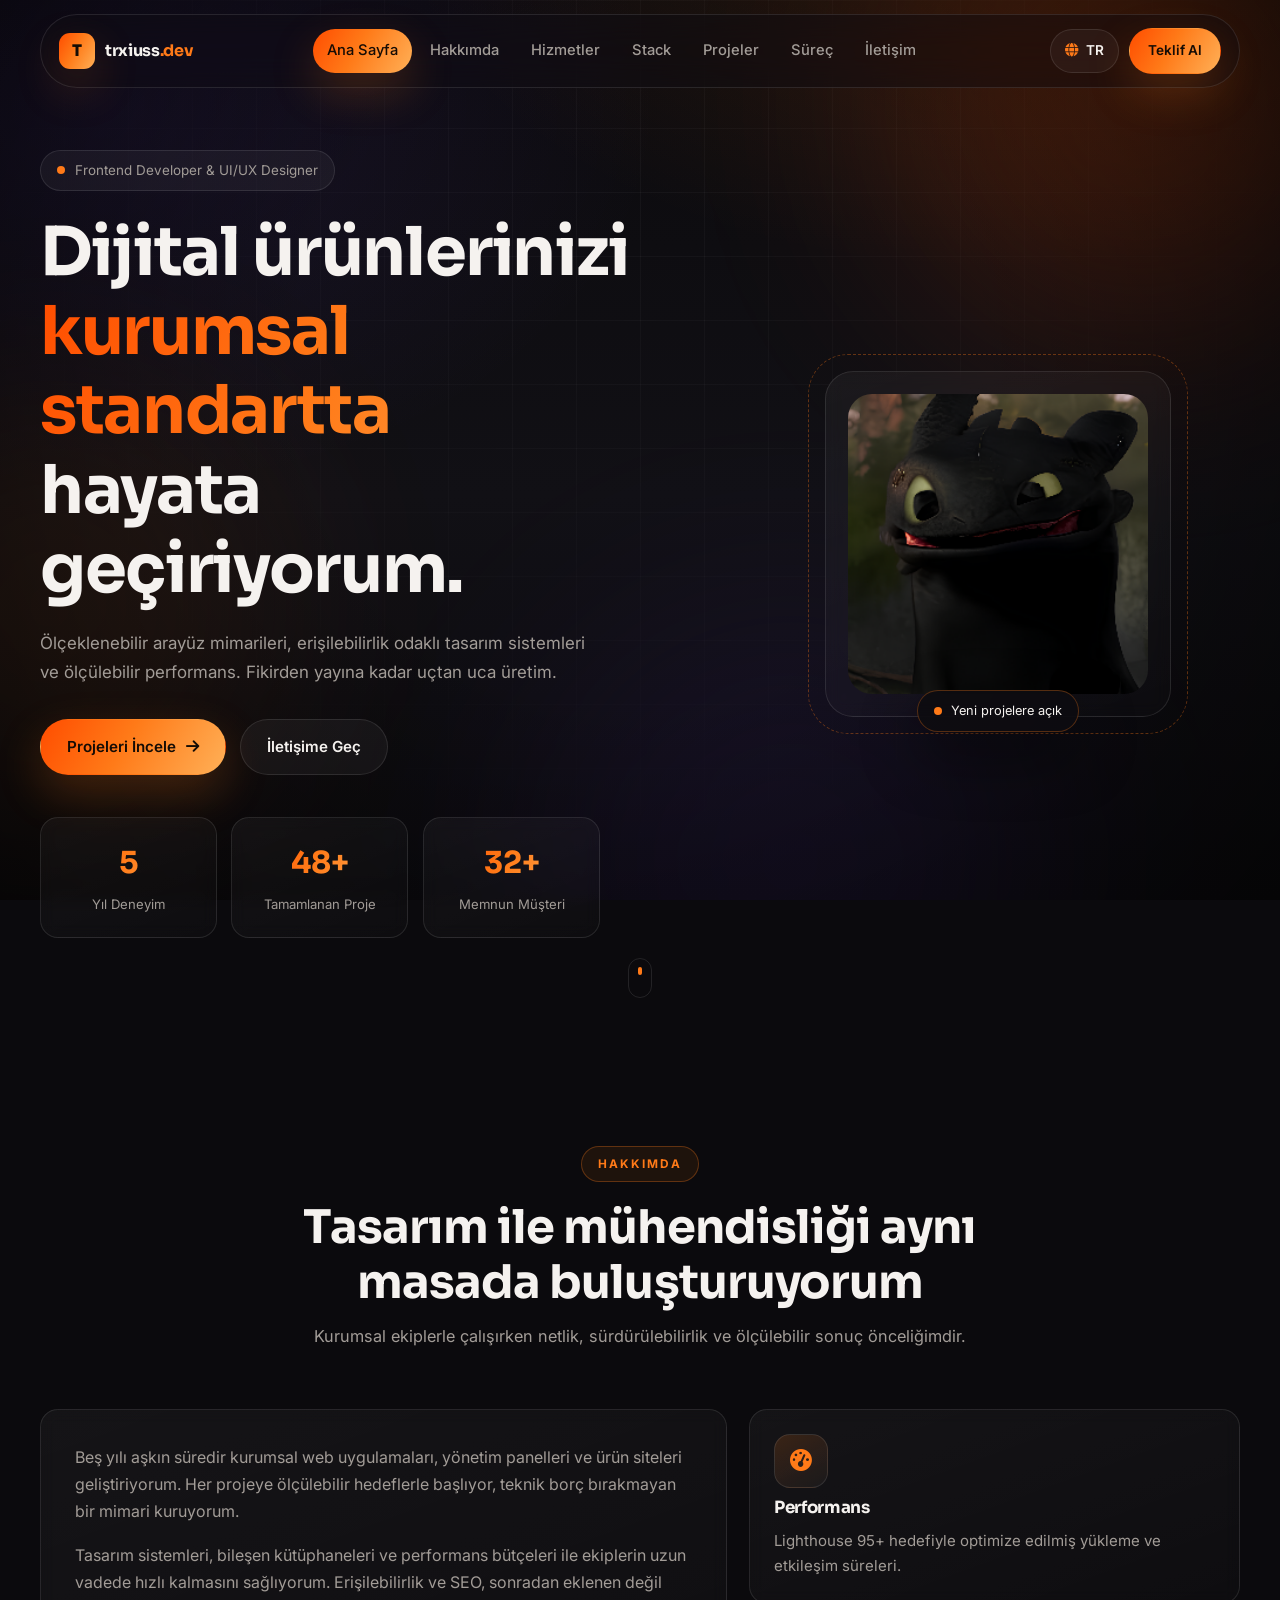
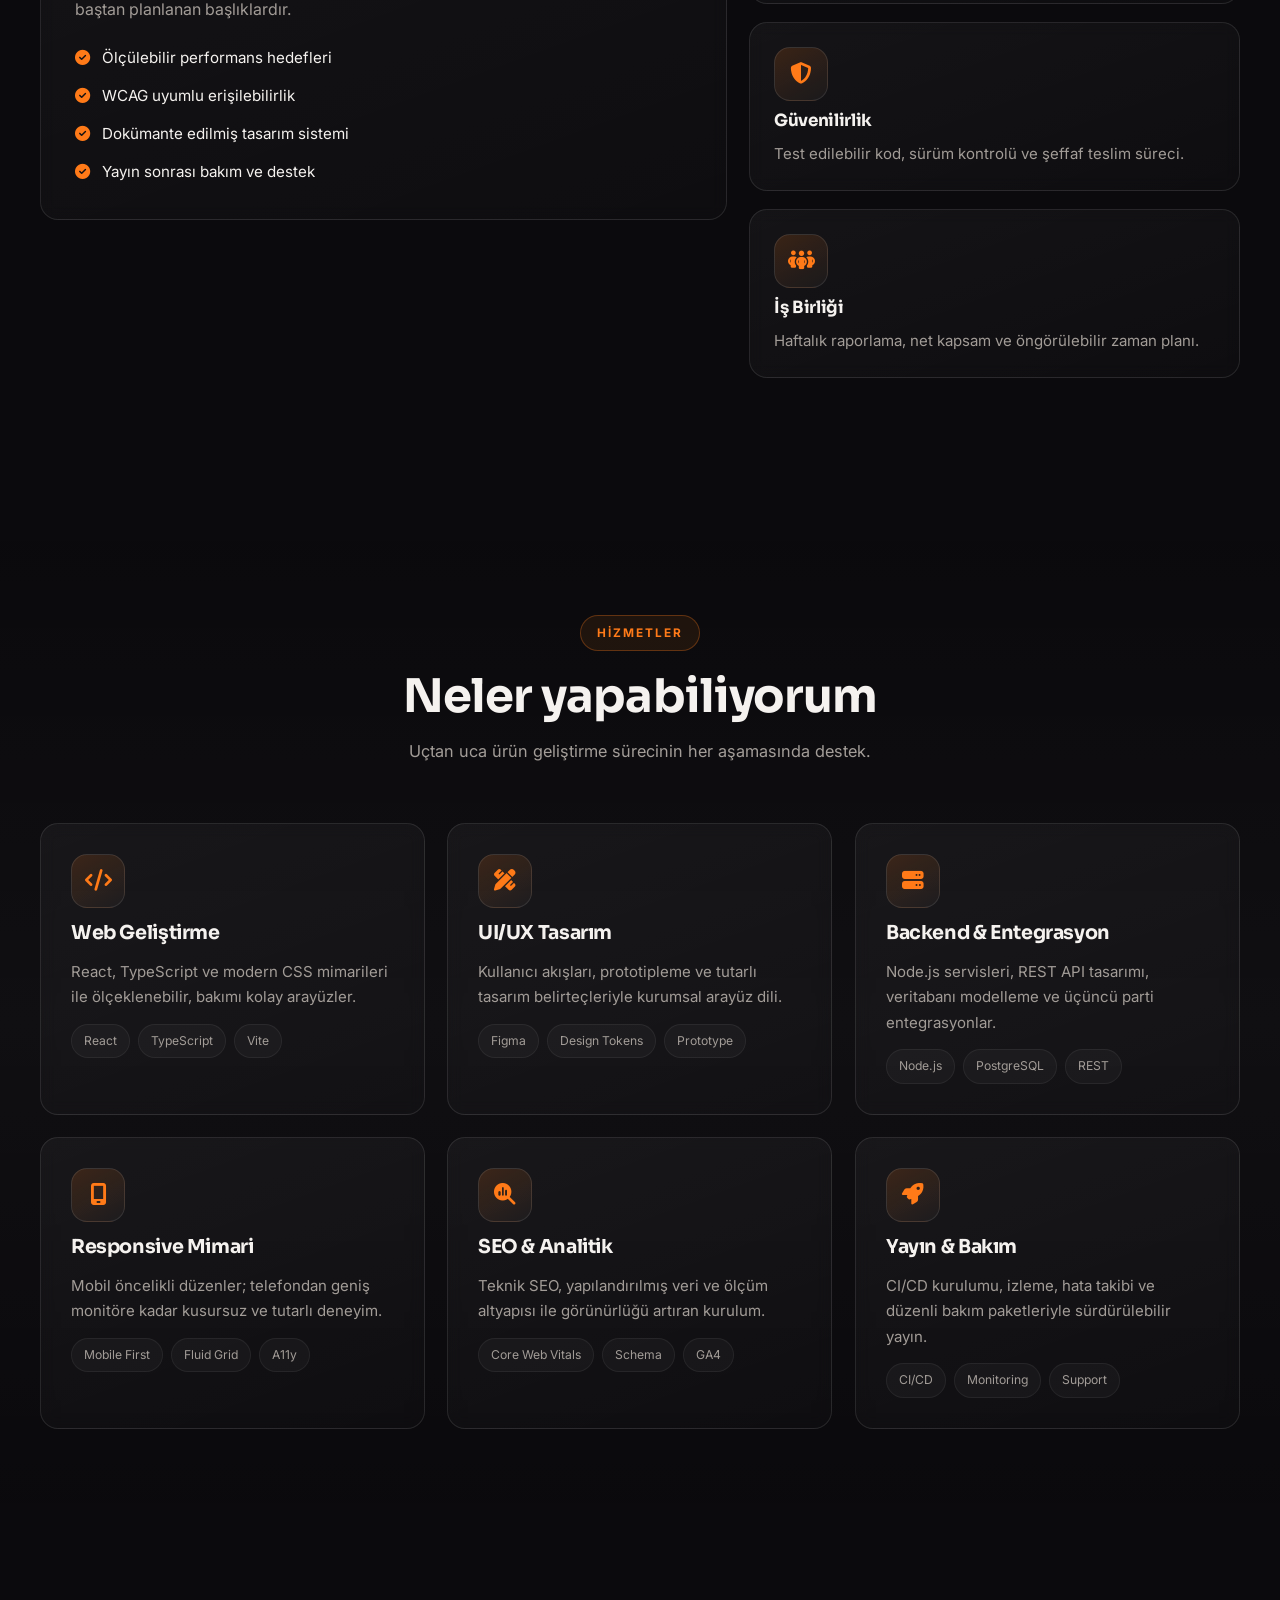
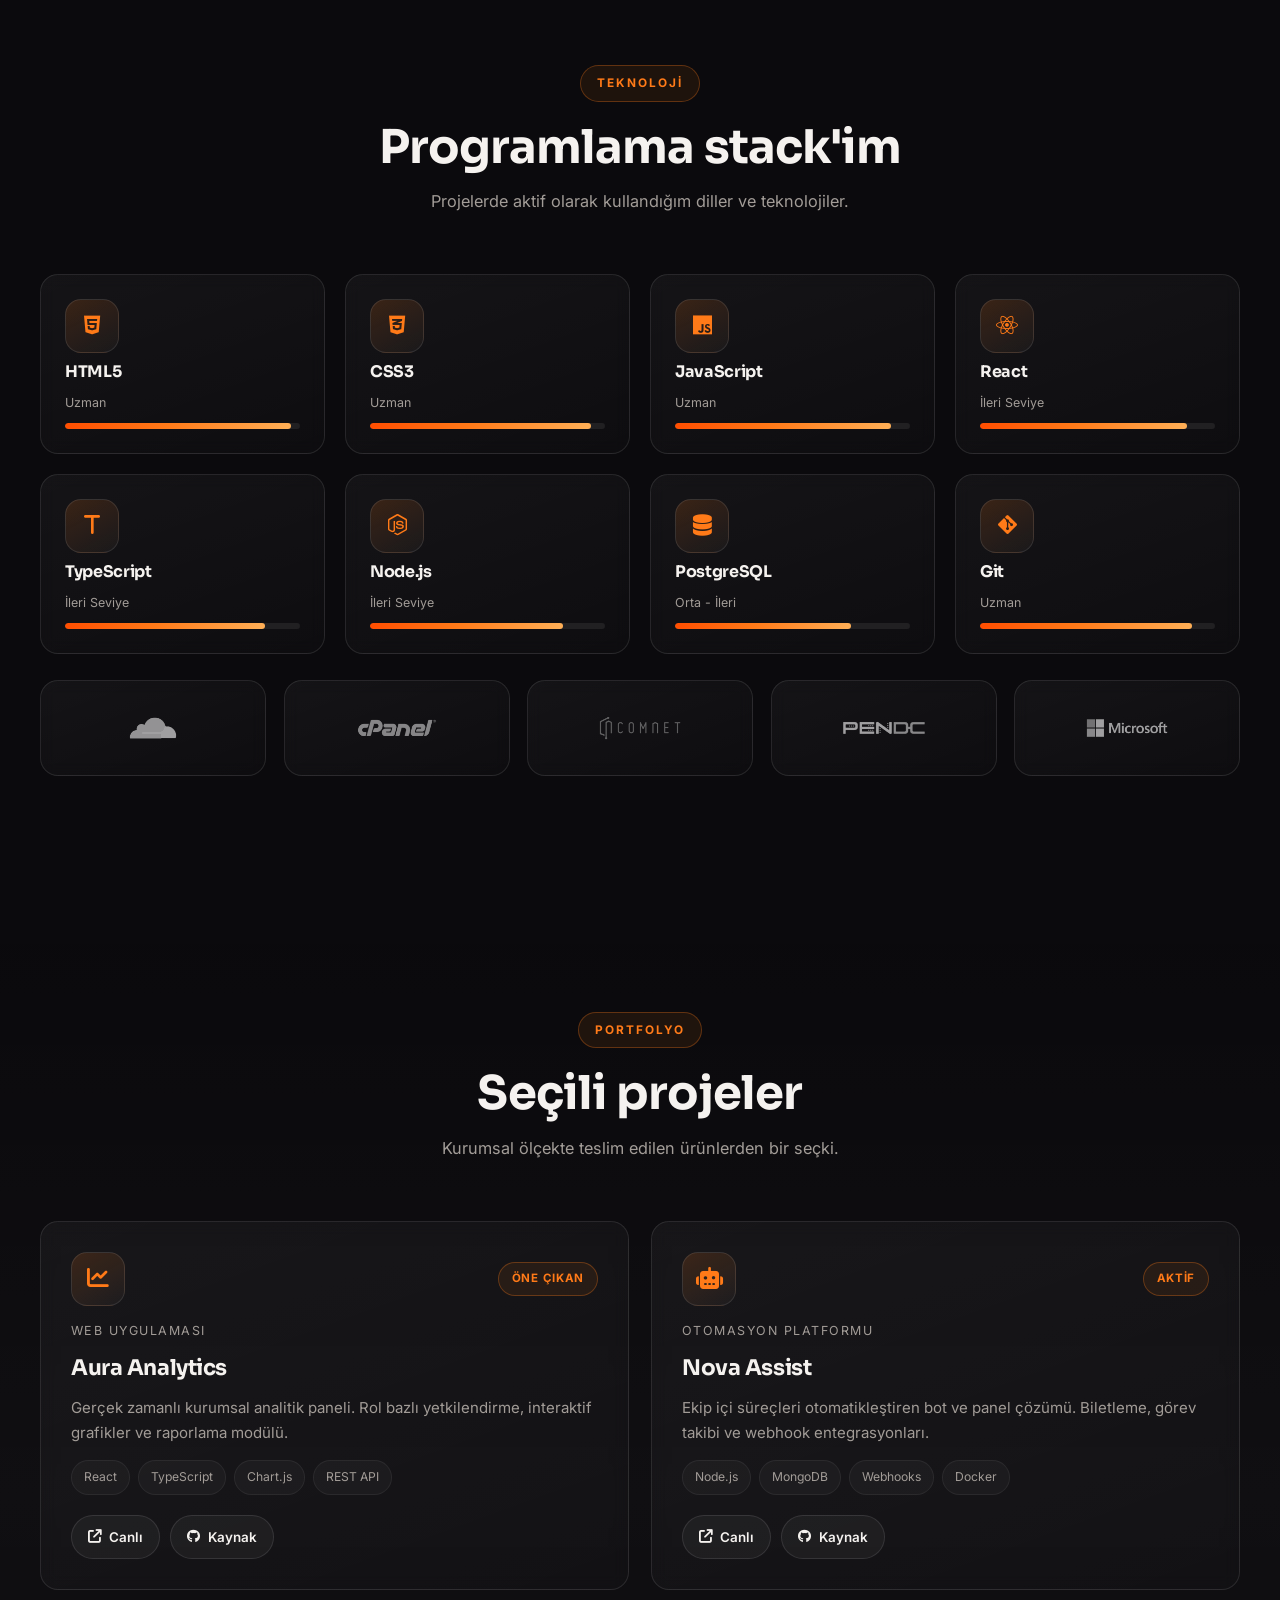
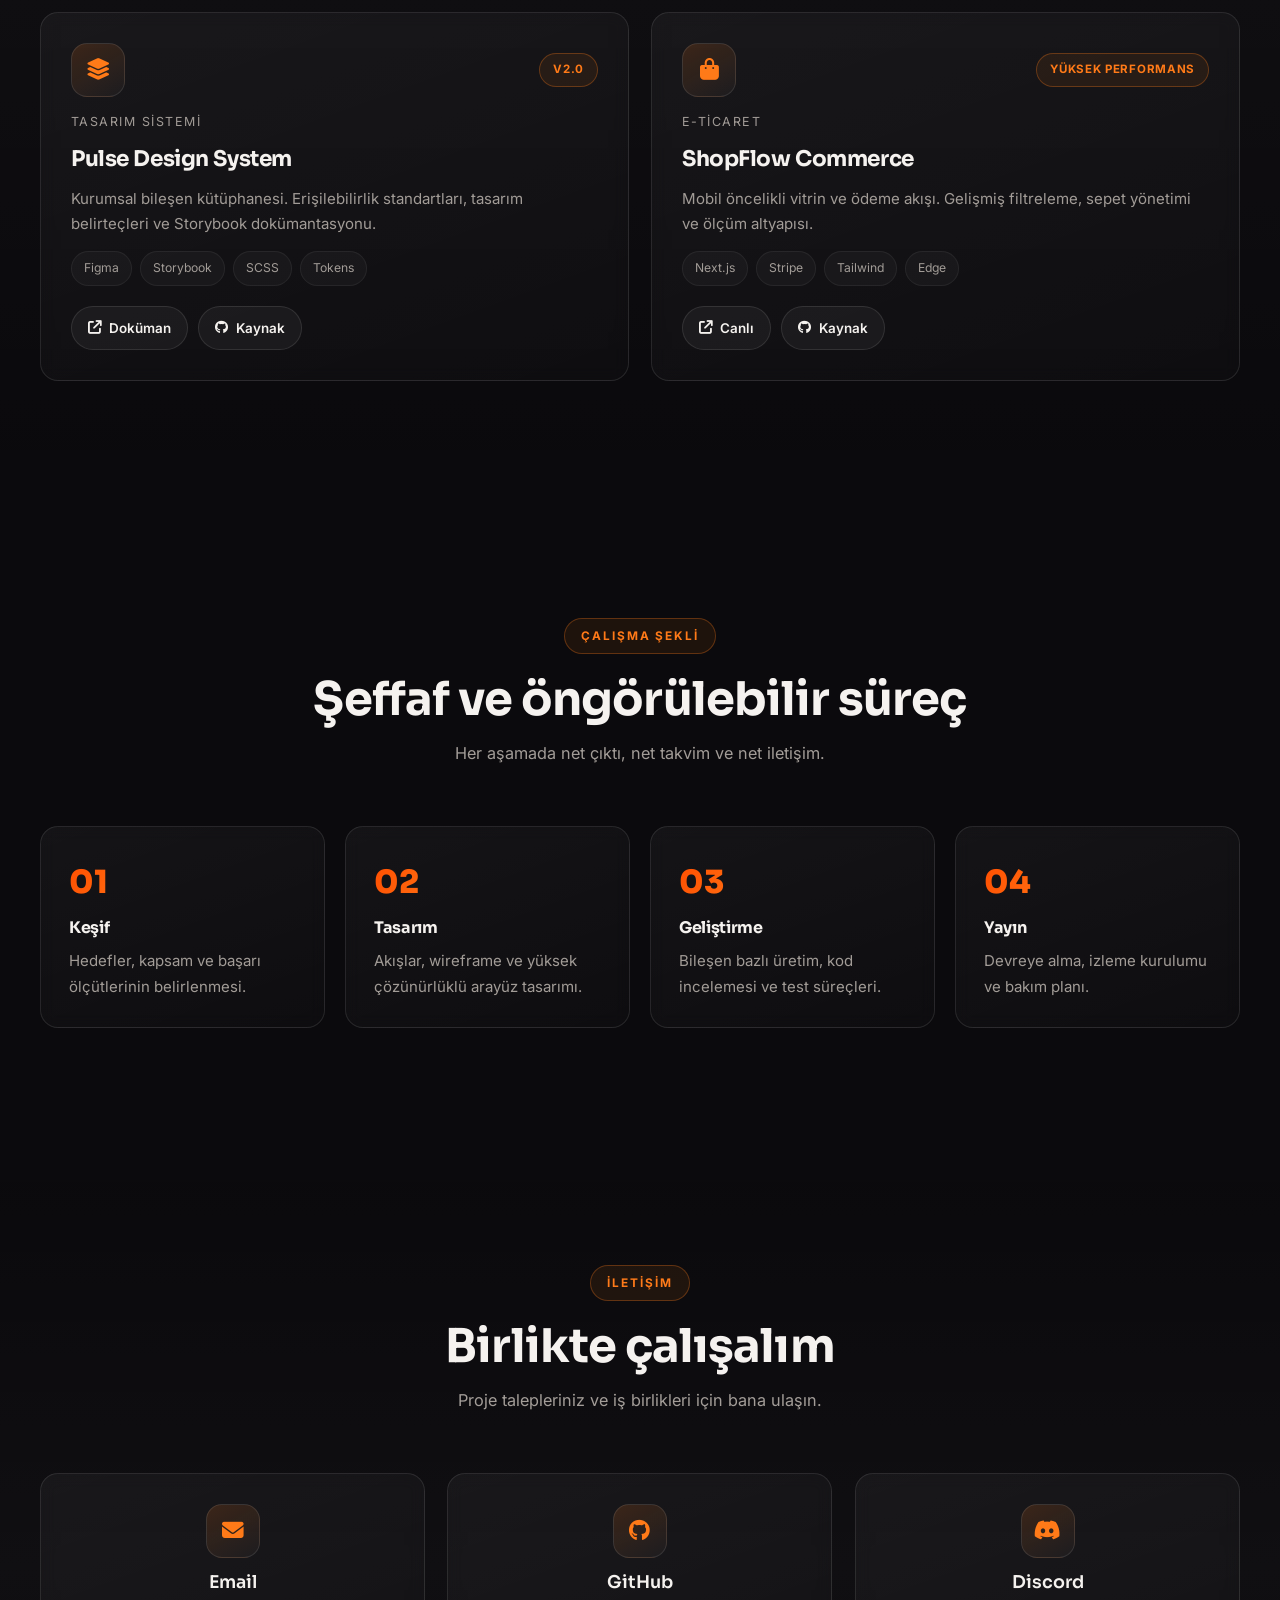
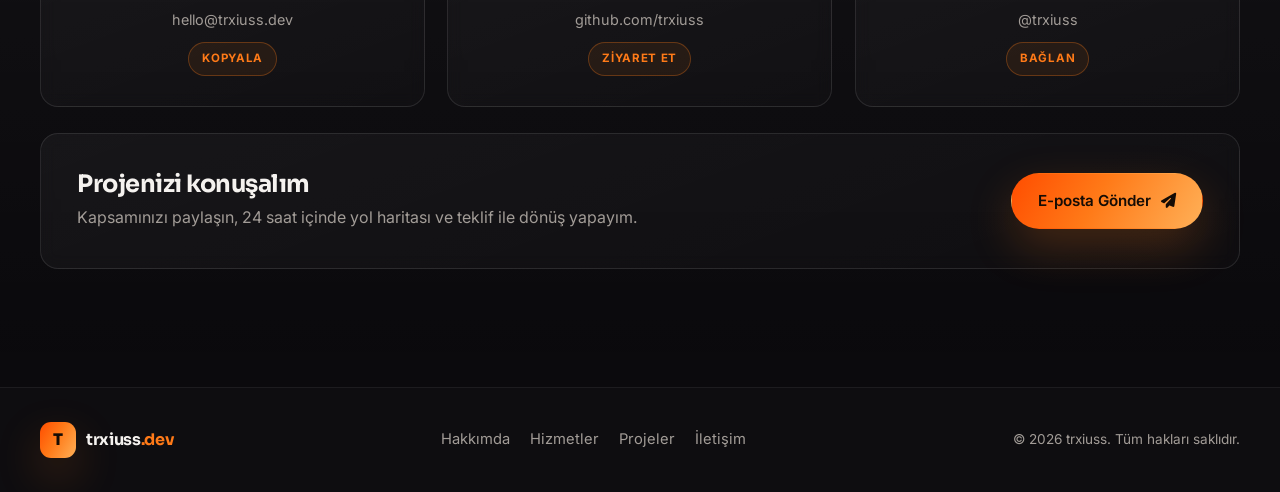
<file: index.html>
<!DOCTYPE html>
<html lang="tr">
<head>
  <meta charset="UTF-8">
  <meta name="viewport" content="width=device-width, initial-scale=1.0">
  <meta name="description" content="trxiuss — Frontend Developer & UI/UX Designer. Kurumsal standartta web arayüzleri, tasarım sistemleri ve yüksek performanslı dijital ürünler.">
  <meta name="keywords" content="frontend developer, ui ux designer, portfolio, react, typescript, trxiuss">
  <meta name="author" content="trxiuss">
  <meta name="theme-color" content="#0b0a0d">
  <meta property="og:type" content="website">
  <meta property="og:title" content="trxiuss | Frontend Developer & UI/UX Designer">
  <meta property="og:description" content="Kurumsal standartta web arayüzleri, tasarım sistemleri ve yüksek performanslı dijital ürünler.">
  <meta name="twitter:card" content="summary_large_image">
  <title>trxiuss | Frontend Developer & UI/UX Designer</title>
  <link rel="icon" href="assets/icons/favicon.jpg" type="image/jpeg">
  <link rel="preconnect" href="https://fonts.googleapis.com">
  <link rel="preconnect" href="https://fonts.gstatic.com" crossorigin>
  <link href="https://fonts.googleapis.com/css2?family=Sora:wght@400;500;600;700;800&family=Inter:wght@300;400;500;600;700&display=swap" rel="stylesheet">
  <link rel="stylesheet" href="https://cdnjs.cloudflare.com/ajax/libs/font-awesome/6.5.1/css/all.min.css">
  <link rel="stylesheet" href="style.css">
</head>
<body>
  <div class="bg-layer" aria-hidden="true">
    <span class="glow glow-a"></span>
    <span class="glow glow-b"></span>
    <span class="glow glow-c"></span>
    <span class="grid"></span>
    <span class="vignette"></span>
  </div>

  <div class="scroll-progress"><span id="scrollBar"></span></div>
  <div class="toast" id="toast" role="status" aria-live="polite"></div>

  <header class="navbar" id="navbar">
    <div class="container nav-inner">
      <a href="#home" class="brand" aria-label="trxiuss">
        <span class="brand-mark">T</span>
        <span class="brand-text">trxiuss<em>.dev</em></span>
      </a>
      <nav class="nav-links" id="navLinks" aria-label="Ana menü">
        <a href="#home" class="nav-link is-active" data-i18n="nav_home">Ana Sayfa</a>
        <a href="#about" class="nav-link" data-i18n="nav_about">Hakkımda</a>
        <a href="#services" class="nav-link" data-i18n="nav_services">Hizmetler</a>
        <a href="#stack" class="nav-link" data-i18n="nav_stack">Stack</a>
        <a href="#projects" class="nav-link" data-i18n="nav_projects">Projeler</a>
        <a href="#process" class="nav-link" data-i18n="nav_process">Süreç</a>
        <a href="#contact" class="nav-link" data-i18n="nav_contact">İletişim</a>
      </nav>
      <div class="nav-actions">
        <button class="lang-btn" id="langBtn" type="button" aria-label="Dili değiştir">
          <i class="fas fa-globe"></i><span id="langLabel">TR</span>
        </button>
        <a href="#contact" class="btn btn-sm btn-primary nav-cta" data-i18n="nav_cta">Teklif Al</a>
        <button class="menu-toggle" id="menuToggle" type="button" aria-label="Menü" aria-expanded="false">
          <span></span><span></span><span></span>
        </button>
      </div>
    </div>
  </header>

  <main>
    <section id="home" class="hero">
      <div class="container hero-grid">
        <div class="hero-copy">
          <span class="pill reveal"><span class="pill-dot"></span><span data-i18n="hero_badge">Frontend Developer & UI/UX Designer</span></span>
          <h1 class="hero-title reveal">
            <span data-i18n="hero_line1">Dijital ürünlerinizi</span>
            <span class="grad" data-i18n="hero_line2">kurumsal standartta</span>
            <span data-i18n="hero_line3">hayata geçiriyorum.</span>
          </h1>
          <p class="hero-desc reveal" data-i18n="hero_desc">Ölçeklenebilir arayüz mimarileri, erişilebilirlik odaklı tasarım sistemleri ve ölçülebilir performans. Fikirden yayına kadar uçtan uca üretim.</p>
          <div class="hero-cta reveal">
            <a href="#projects" class="btn btn-primary"><span data-i18n="cta_projects">Projeleri İncele</span><i class="fas fa-arrow-right"></i></a>
            <a href="#contact" class="btn btn-ghost"><span data-i18n="cta_contact">İletişime Geç</span></a>
          </div>
          <div class="hero-stats reveal">
            <div class="stat card"><strong class="counter" data-target="5">0</strong><span data-i18n="stat_years">Yıl Deneyim</span></div>
            <div class="stat card"><strong class="counter" data-target="48" data-suffix="+">0</strong><span data-i18n="stat_projects">Tamamlanan Proje</span></div>
            <div class="stat card"><strong class="counter" data-target="32" data-suffix="+">0</strong><span data-i18n="stat_clients">Memnun Müşteri</span></div>
          </div>
        </div>
        <div class="hero-visual reveal">
          <div class="portrait card">
            <div class="portrait-ring"></div>
            <img src="assets/images/profile.png" alt="trxiuss portre" loading="lazy" width="360" height="360">
            <span class="portrait-status"><span class="pill-dot"></span><span data-i18n="status_available">Yeni projelere açık</span></span>
          </div>
        </div>
      </div>
      <a href="#about" class="scroll-hint" aria-label="Aşağı kaydır"><span></span></a>
    </section>

    <section id="about" class="section">
      <div class="container">
        <header class="section-head reveal">
          <span class="tag" data-i18n="about_tag">Hakkımda</span>
          <h2 class="section-title" data-i18n="about_title">Tasarım ile mühendisliği aynı masada buluşturuyorum</h2>
          <p class="section-sub" data-i18n="about_sub">Kurumsal ekiplerle çalışırken netlik, sürdürülebilirlik ve ölçülebilir sonuç önceliğimdir.</p>
        </header>
        <div class="about-grid">
          <div class="about-text card reveal">
            <p data-i18n="about_p1">Beş yılı aşkın süredir kurumsal web uygulamaları, yönetim panelleri ve ürün siteleri geliştiriyorum. Her projeye ölçülebilir hedeflerle başlıyor, teknik borç bırakmayan bir mimari kuruyorum.</p>
            <p data-i18n="about_p2">Tasarım sistemleri, bileşen kütüphaneleri ve performans bütçeleri ile ekiplerin uzun vadede hızlı kalmasını sağlıyorum. Erişilebilirlik ve SEO, sonradan eklenen değil baştan planlanan başlıklardır.</p>
            <ul class="check-list">
              <li><i class="fas fa-circle-check"></i><span data-i18n="about_c1">Ölçülebilir performans hedefleri</span></li>
              <li><i class="fas fa-circle-check"></i><span data-i18n="about_c2">WCAG uyumlu erişilebilirlik</span></li>
              <li><i class="fas fa-circle-check"></i><span data-i18n="about_c3">Dokümante edilmiş tasarım sistemi</span></li>
              <li><i class="fas fa-circle-check"></i><span data-i18n="about_c4">Yayın sonrası bakım ve destek</span></li>
            </ul>
          </div>
          <div class="about-side">
            <article class="card mini-card reveal">
              <span class="mini-icon"><i class="fas fa-gauge-high"></i></span>
              <h4 data-i18n="about_m1">Performans</h4>
              <p data-i18n="about_m1_d">Lighthouse 95+ hedefiyle optimize edilmiş yükleme ve etkileşim süreleri.</p>
            </article>
            <article class="card mini-card reveal">
              <span class="mini-icon"><i class="fas fa-shield-halved"></i></span>
              <h4 data-i18n="about_m2">Güvenilirlik</h4>
              <p data-i18n="about_m2_d">Test edilebilir kod, sürüm kontrolü ve şeffaf teslim süreci.</p>
            </article>
            <article class="card mini-card reveal">
              <span class="mini-icon"><i class="fas fa-people-group"></i></span>
              <h4 data-i18n="about_m3">İş Birliği</h4>
              <p data-i18n="about_m3_d">Haftalık raporlama, net kapsam ve öngörülebilir zaman planı.</p>
            </article>
          </div>
        </div>
      </div>
    </section>

    <section id="services" class="section section-alt">
      <div class="container">
        <header class="section-head reveal">
          <span class="tag" data-i18n="serv_tag">Hizmetler</span>
          <h2 class="section-title" data-i18n="serv_title">Neler yapabiliyorum</h2>
          <p class="section-sub" data-i18n="serv_sub">Uçtan uca ürün geliştirme sürecinin her aşamasında destek.</p>
        </header>
        <div class="grid-3">
          <article class="card service-card reveal">
            <span class="card-icon"><i class="fas fa-code"></i></span>
            <h3 data-i18n="serv1">Web Geliştirme</h3>
            <p data-i18n="serv1_d">React, TypeScript ve modern CSS mimarileri ile ölçeklenebilir, bakımı kolay arayüzler.</p>
            <ul class="tag-list"><li>React</li><li>TypeScript</li><li>Vite</li></ul>
          </article>
          <article class="card service-card reveal">
            <span class="card-icon"><i class="fas fa-pen-ruler"></i></span>
            <h3 data-i18n="serv2">UI/UX Tasarım</h3>
            <p data-i18n="serv2_d">Kullanıcı akışları, prototipleme ve tutarlı tasarım belirteçleriyle kurumsal arayüz dili.</p>
            <ul class="tag-list"><li>Figma</li><li>Design Tokens</li><li>Prototype</li></ul>
          </article>
          <article class="card service-card reveal">
            <span class="card-icon"><i class="fas fa-server"></i></span>
            <h3 data-i18n="serv3">Backend & Entegrasyon</h3>
            <p data-i18n="serv3_d">Node.js servisleri, REST API tasarımı, veritabanı modelleme ve üçüncü parti entegrasyonlar.</p>
            <ul class="tag-list"><li>Node.js</li><li>PostgreSQL</li><li>REST</li></ul>
          </article>
          <article class="card service-card reveal">
            <span class="card-icon"><i class="fas fa-mobile-screen"></i></span>
            <h3 data-i18n="serv4">Responsive Mimari</h3>
            <p data-i18n="serv4_d">Mobil öncelikli düzenler; telefondan geniş monitöre kadar kusursuz ve tutarlı deneyim.</p>
            <ul class="tag-list"><li>Mobile First</li><li>Fluid Grid</li><li>A11y</li></ul>
          </article>
          <article class="card service-card reveal">
            <span class="card-icon"><i class="fas fa-magnifying-glass-chart"></i></span>
            <h3 data-i18n="serv5">SEO & Analitik</h3>
            <p data-i18n="serv5_d">Teknik SEO, yapılandırılmış veri ve ölçüm altyapısı ile görünürlüğü artıran kurulum.</p>
            <ul class="tag-list"><li>Core Web Vitals</li><li>Schema</li><li>GA4</li></ul>
          </article>
          <article class="card service-card reveal">
            <span class="card-icon"><i class="fas fa-rocket"></i></span>
            <h3 data-i18n="serv6">Yayın & Bakım</h3>
            <p data-i18n="serv6_d">CI/CD kurulumu, izleme, hata takibi ve düzenli bakım paketleriyle sürdürülebilir yayın.</p>
            <ul class="tag-list"><li>CI/CD</li><li>Monitoring</li><li>Support</li></ul>
          </article>
        </div>
      </div>
    </section>

    <section id="stack" class="section">
      <div class="container">
        <header class="section-head reveal">
          <span class="tag" data-i18n="stack_tag">Teknoloji</span>
          <h2 class="section-title" data-i18n="stack_title">Programlama stack'im</h2>
          <p class="section-sub" data-i18n="stack_sub">Projelerde aktif olarak kullandığım diller ve teknolojiler.</p>
        </header>
        <div class="grid-4">
          <article class="card stack-card reveal"><span class="stack-icon"><i class="fab fa-html5"></i></span><h4>HTML5</h4><span class="level" data-i18n="lvl_expert">Uzman</span><div class="bar"><span style="--w:96%"></span></div></article>
          <article class="card stack-card reveal"><span class="stack-icon"><i class="fab fa-css3-alt"></i></span><h4>CSS3</h4><span class="level" data-i18n="lvl_expert">Uzman</span><div class="bar"><span style="--w:94%"></span></div></article>
          <article class="card stack-card reveal"><span class="stack-icon"><i class="fab fa-js"></i></span><h4>JavaScript</h4><span class="level" data-i18n="lvl_expert">Uzman</span><div class="bar"><span style="--w:92%"></span></div></article>
          <article class="card stack-card reveal"><span class="stack-icon"><i class="fab fa-react"></i></span><h4>React</h4><span class="level" data-i18n="lvl_advanced">İleri Seviye</span><div class="bar"><span style="--w:88%"></span></div></article>
          <article class="card stack-card reveal"><span class="stack-icon"><i class="fas fa-t"></i></span><h4>TypeScript</h4><span class="level" data-i18n="lvl_advanced">İleri Seviye</span><div class="bar"><span style="--w:85%"></span></div></article>
          <article class="card stack-card reveal"><span class="stack-icon"><i class="fab fa-node-js"></i></span><h4>Node.js</h4><span class="level" data-i18n="lvl_advanced">İleri Seviye</span><div class="bar"><span style="--w:82%"></span></div></article>
          <article class="card stack-card reveal"><span class="stack-icon"><i class="fas fa-database"></i></span><h4>PostgreSQL</h4><span class="level" data-i18n="lvl_mid">Orta - İleri</span><div class="bar"><span style="--w:75%"></span></div></article>
          <article class="card stack-card reveal"><span class="stack-icon"><i class="fab fa-git-alt"></i></span><h4>Git</h4><span class="level" data-i18n="lvl_expert">Uzman</span><div class="bar"><span style="--w:90%"></span></div></article>
        </div>
        <div class="logo-row reveal">
          <div class="card logo-card"><img src="assets/images/cloudflare.png" alt="Cloudflare" loading="lazy"></div>
          <div class="card logo-card"><img src="assets/images/cpanel.png" alt="cPanel" loading="lazy"></div>
          <div class="card logo-card"><img src="assets/images/comnet.png" alt="Comnet" loading="lazy"></div>
          <div class="card logo-card"><img src="assets/images/pendc.png" alt="PenDC" loading="lazy"></div>
          <div class="card logo-card"><img src="assets/images/windows.png" alt="Windows" loading="lazy"></div>
        </div>
      </div>
    </section>

    <section id="projects" class="section section-alt">
      <div class="container">
        <header class="section-head reveal">
          <span class="tag" data-i18n="proj_tag">Portfolyo</span>
          <h2 class="section-title" data-i18n="proj_title">Seçili projeler</h2>
          <p class="section-sub" data-i18n="proj_sub">Kurumsal ölçekte teslim edilen ürünlerden bir seçki.</p>
        </header>
        <div class="grid-2">
          <article class="card project-card reveal">
            <div class="project-top">
              <span class="card-icon"><i class="fas fa-chart-line"></i></span>
              <span class="badge" data-i18n="badge_featured">Öne Çıkan</span>
            </div>
            <span class="cat" data-i18n="proj_cat_web">Web Uygulaması</span>
            <h3 data-i18n="proj1">Aura Analytics</h3>
            <p data-i18n="proj1_d">Gerçek zamanlı kurumsal analitik paneli. Rol bazlı yetkilendirme, interaktif grafikler ve raporlama modülü.</p>
            <ul class="tag-list"><li>React</li><li>TypeScript</li><li>Chart.js</li><li>REST API</li></ul>
            <div class="project-links">
              <a href="#projects" class="link-btn"><i class="fas fa-arrow-up-right-from-square"></i><span data-i18n="link_live">Canlı</span></a>
              <a href="https://github.com/" target="_blank" rel="noopener noreferrer" class="link-btn"><i class="fab fa-github"></i><span data-i18n="link_code">Kaynak</span></a>
            </div>
          </article>
          <article class="card project-card reveal">
            <div class="project-top">
              <span class="card-icon"><i class="fas fa-robot"></i></span>
              <span class="badge" data-i18n="badge_active">Aktif</span>
            </div>
            <span class="cat" data-i18n="proj_cat_platform">Otomasyon Platformu</span>
            <h3 data-i18n="proj2">Nova Assist</h3>
            <p data-i18n="proj2_d">Ekip içi süreçleri otomatikleştiren bot ve panel çözümü. Biletleme, görev takibi ve webhook entegrasyonları.</p>
            <ul class="tag-list"><li>Node.js</li><li>MongoDB</li><li>Webhooks</li><li>Docker</li></ul>
            <div class="project-links">
              <a href="#projects" class="link-btn"><i class="fas fa-arrow-up-right-from-square"></i><span data-i18n="link_live">Canlı</span></a>
              <a href="https://github.com/" target="_blank" rel="noopener noreferrer" class="link-btn"><i class="fab fa-github"></i><span data-i18n="link_code">Kaynak</span></a>
            </div>
          </article>
          <article class="card project-card reveal">
            <div class="project-top">
              <span class="card-icon"><i class="fas fa-layer-group"></i></span>
              <span class="badge">v2.0</span>
            </div>
            <span class="cat" data-i18n="proj_cat_ds">Tasarım Sistemi</span>
            <h3 data-i18n="proj3">Pulse Design System</h3>
            <p data-i18n="proj3_d">Kurumsal bileşen kütüphanesi. Erişilebilirlik standartları, tasarım belirteçleri ve Storybook dokümantasyonu.</p>
            <ul class="tag-list"><li>Figma</li><li>Storybook</li><li>SCSS</li><li>Tokens</li></ul>
            <div class="project-links">
              <a href="#projects" class="link-btn"><i class="fas fa-arrow-up-right-from-square"></i><span data-i18n="link_docs">Doküman</span></a>
              <a href="https://github.com/" target="_blank" rel="noopener noreferrer" class="link-btn"><i class="fab fa-github"></i><span data-i18n="link_code">Kaynak</span></a>
            </div>
          </article>
          <article class="card project-card reveal">
            <div class="project-top">
              <span class="card-icon"><i class="fas fa-bag-shopping"></i></span>
              <span class="badge" data-i18n="badge_fast">Yüksek Performans</span>
            </div>
            <span class="cat" data-i18n="proj_cat_ecom">E-Ticaret</span>
            <h3 data-i18n="proj4">ShopFlow Commerce</h3>
            <p data-i18n="proj4_d">Mobil öncelikli vitrin ve ödeme akışı. Gelişmiş filtreleme, sepet yönetimi ve ölçüm altyapısı.</p>
            <ul class="tag-list"><li>Next.js</li><li>Stripe</li><li>Tailwind</li><li>Edge</li></ul>
            <div class="project-links">
              <a href="#projects" class="link-btn"><i class="fas fa-arrow-up-right-from-square"></i><span data-i18n="link_live">Canlı</span></a>
              <a href="https://github.com/" target="_blank" rel="noopener noreferrer" class="link-btn"><i class="fab fa-github"></i><span data-i18n="link_code">Kaynak</span></a>
            </div>
          </article>
        </div>
      </div>
    </section>

    <section id="process" class="section">
      <div class="container">
        <header class="section-head reveal">
          <span class="tag" data-i18n="proc_tag">Çalışma Şekli</span>
          <h2 class="section-title" data-i18n="proc_title">Şeffaf ve öngörülebilir süreç</h2>
          <p class="section-sub" data-i18n="proc_sub">Her aşamada net çıktı, net takvim ve net iletişim.</p>
        </header>
        <div class="grid-4">
          <article class="card step-card reveal"><span class="step-no">01</span><h4 data-i18n="proc1">Keşif</h4><p data-i18n="proc1_d">Hedefler, kapsam ve başarı ölçütlerinin belirlenmesi.</p></article>
          <article class="card step-card reveal"><span class="step-no">02</span><h4 data-i18n="proc2">Tasarım</h4><p data-i18n="proc2_d">Akışlar, wireframe ve yüksek çözünürlüklü arayüz tasarımı.</p></article>
          <article class="card step-card reveal"><span class="step-no">03</span><h4 data-i18n="proc3">Geliştirme</h4><p data-i18n="proc3_d">Bileşen bazlı üretim, kod incelemesi ve test süreçleri.</p></article>
          <article class="card step-card reveal"><span class="step-no">04</span><h4 data-i18n="proc4">Yayın</h4><p data-i18n="proc4_d">Devreye alma, izleme kurulumu ve bakım planı.</p></article>
        </div>
      </div>
    </section>

    <section id="contact" class="section section-alt">
      <div class="container">
        <header class="section-head reveal">
          <span class="tag" data-i18n="cont_tag">İletişim</span>
          <h2 class="section-title" data-i18n="cont_title">Birlikte çalışalım</h2>
          <p class="section-sub" data-i18n="cont_sub">Proje talepleriniz ve iş birlikleri için bana ulaşın.</p>
        </header>
        <div class="grid-3">
          <button type="button" class="card contact-card reveal" id="copyEmail">
            <span class="card-icon"><i class="fas fa-envelope"></i></span>
            <span class="contact-name">Email</span>
            <span class="contact-sub">hello@trxiuss.dev</span>
            <span class="badge" data-i18n="cont_copy">Kopyala</span>
          </button>
          <a href="https://github.com/" target="_blank" rel="noopener noreferrer" class="card contact-card reveal">
            <span class="card-icon"><i class="fab fa-github"></i></span>
            <span class="contact-name">GitHub</span>
            <span class="contact-sub">github.com/trxiuss</span>
            <span class="badge" data-i18n="cont_visit">Ziyaret Et</span>
          </a>
          <a href="https://discord.com/users/" target="_blank" rel="noopener noreferrer" class="card contact-card reveal">
            <span class="card-icon"><i class="fab fa-discord"></i></span>
            <span class="contact-name">Discord</span>
            <span class="contact-sub">@trxiuss</span>
            <span class="badge" data-i18n="cont_connect">Bağlan</span>
          </a>
        </div>
        <div class="cta-banner card reveal">
          <div>
            <h3 data-i18n="cta_title">Projenizi konuşalım</h3>
            <p data-i18n="cta_desc">Kapsamınızı paylaşın, 24 saat içinde yol haritası ve teklif ile dönüş yapayım.</p>
          </div>
          <a href="mailto:hello@trxiuss.dev" class="btn btn-primary"><span data-i18n="cta_mail">E-posta Gönder</span><i class="fas fa-paper-plane"></i></a>
        </div>
      </div>
    </section>
  </main>

  <footer class="footer">
    <div class="container footer-inner">
      <a href="#home" class="brand">
        <span class="brand-mark">T</span>
        <span class="brand-text">trxiuss<em>.dev</em></span>
      </a>
      <nav class="footer-nav" aria-label="Alt menü">
        <a href="#about" data-i18n="nav_about">Hakkımda</a>
        <a href="#services" data-i18n="nav_services">Hizmetler</a>
        <a href="#projects" data-i18n="nav_projects">Projeler</a>
        <a href="#contact" data-i18n="nav_contact">İletişim</a>
      </nav>
      <p class="footer-copy">© <span id="year">2026</span> trxiuss. <span data-i18n="footer_rights">Tüm hakları saklıdır.</span></p>
    </div>
  </footer>

  <button class="to-top" id="toTop" type="button" aria-label="Yukarı kaydır"><i class="fas fa-arrow-up"></i></button>
  <script src="script.js"></script>
</body>
</html>
</file>
<file: style.css>
:root {
  --bg: #0b0a0d;
  --bg-soft: #111015;
  --surface: rgba(255, 255, 255, .045);
  --surface-2: rgba(255, 255, 255, .07);
  --line: rgba(255, 255, 255, .10);
  --line-soft: rgba(255, 255, 255, .06);
  --txt: #f5f2ef;
  --muted: #a29c97;
  --orange: #ff7a18;
  --orange-2: #ffa14d;
  --ember: #ff4d00;
  --grad: linear-gradient(120deg, #ff4d00, #ff7a18 45%, #ffb057);
  --radius: 18px;
  --radius-sm: 12px;
  --shadow: 0 24px 60px rgba(0, 0, 0, .45);
  --glow: 0 18px 46px rgba(255, 122, 24, .22);
  --ease: cubic-bezier(.22, .61, .36, 1);
  --nav-h: 74px;
  --maxw: 1200px;
}

* {
  margin: 0;
  padding: 0;
  box-sizing: border-box;
}

html {
  scroll-behavior: smooth;
  scroll-padding-top: 96px;
  overscroll-behavior-y: none;
}

body {
  background: var(--bg);
  color: var(--txt);
  font-family: "Inter", system-ui, -apple-system, sans-serif;
  font-size: 16px;
  line-height: 1.7;
  overflow-x: hidden;
  -webkit-font-smoothing: antialiased;
}

body, body * {
  -webkit-user-select: none;
  -moz-user-select: none;
  -ms-user-select: none;
  user-select: none;
}

img {
  max-width: 100%;
  display: block;
  -webkit-user-drag: none;
  pointer-events: none;
}

a {
  color: inherit;
  text-decoration: none;
}

button {
  font: inherit;
  color: inherit;
  background: none;
  border: 0;
  cursor: pointer;
}

ul {
  list-style: none;
}

h1, h2, h3, h4 {
  font-family: "Sora", "Inter", sans-serif;
  line-height: 1.18;
  letter-spacing: -.02em;
  font-weight: 700;
}

::-webkit-scrollbar {
  width: 10px;
}

::-webkit-scrollbar-track {
  background: #0a090c;
}

::-webkit-scrollbar-thumb {
  background: linear-gradient(180deg, var(--ember), var(--orange));
  border-radius: 20px;
}

.container {
  width: min(100% - 44px, var(--maxw));
  margin-inline: auto;
}

.bg-layer {
  position: fixed;
  inset: 0;
  z-index: -1;
  overflow: hidden;
  background:
    radial-gradient(1000px 600px at 78% -10%, rgba(255, 122, 24, .13), transparent 60%),
    radial-gradient(900px 620px at 8% 12%, rgba(120, 70, 255, .10), transparent 62%),
    linear-gradient(180deg, var(--bg), var(--bg-soft) 55%, var(--bg));
  transform: translateZ(0);
}

.glow {
  position: absolute;
  border-radius: 50%;
  filter: blur(110px);
  opacity: .5;
  animation: drift 18s var(--ease) infinite alternate;
}

.glow-a {
  width: 480px;
  height: 480px;
  top: -140px;
  right: -100px;
  background: rgba(255, 77, 0, .38);
}

.glow-b {
  width: 420px;
  height: 420px;
  top: 44%;
  left: -160px;
  background: rgba(255, 122, 24, .22);
  animation-delay: -6s;
}

.glow-c {
  width: 520px;
  height: 520px;
  bottom: -220px;
  right: 18%;
  background: rgba(120, 70, 255, .16);
  animation-delay: -11s;
}

@keyframes drift {
  from { transform: translate3d(0, 0, 0) scale(1); }
  to { transform: translate3d(40px, -50px, 0) scale(1.14); }
}

.grid {
  position: absolute;
  inset: 0;
  background-image:
    linear-gradient(rgba(255, 255, 255, .035) 1px, transparent 1px),
    linear-gradient(90deg, rgba(255, 255, 255, .035) 1px, transparent 1px);
  background-size: 64px 64px;
  mask-image: radial-gradient(circle at 50% 22%, #000 0%, transparent 78%);
}

.vignette {
  position: absolute;
  inset: 0;
  background: radial-gradient(circle at 50% 40%, transparent 40%, rgba(0, 0, 0, .55) 100%);
}

.scroll-progress {
  position: fixed;
  top: 0;
  left: 0;
  right: 0;
  height: 3px;
  z-index: 120;
  background: transparent;
}

.scroll-progress span {
  display: block;
  height: 100%;
  width: 0;
  background: var(--grad);
  box-shadow: 0 0 16px rgba(255, 122, 24, .7);
}

.navbar {
  position: fixed;
  top: 14px;
  left: 0;
  right: 0;
  z-index: 100;
  transition: transform .5s var(--ease), opacity .4s var(--ease), top .4s var(--ease);
  transform: translateZ(0);
}

.navbar.hidden {
  transform: translate3d(0, -140%, 0);
  opacity: 0;
}

.nav-inner {
  height: var(--nav-h);
  display: flex;
  align-items: center;
  justify-content: space-between;
  gap: 18px;
  padding-inline: 18px;
  border: 1px solid var(--line);
  border-radius: 999px;
  background: rgba(16, 14, 19, .55);
  backdrop-filter: blur(20px) saturate(150%);
  -webkit-backdrop-filter: blur(20px) saturate(150%);
  transition: background .45s var(--ease), border-color .45s var(--ease), box-shadow .45s var(--ease);
}

.navbar.scrolled .nav-inner {
  background: rgba(14, 12, 17, .78);
  border-color: rgba(255, 122, 24, .22);
  box-shadow: 0 18px 44px rgba(0, 0, 0, .5);
}

.brand {
  display: flex;
  align-items: center;
  gap: 10px;
  font-family: "Sora", sans-serif;
  font-weight: 700;
  letter-spacing: -.02em;
  transition: transform .45s var(--ease);
}

.brand:hover {
  transform: translateY(-2px);
}

.brand-mark {
  width: 36px;
  height: 36px;
  display: grid;
  place-items: center;
  border-radius: 11px;
  background: var(--grad);
  color: #150c05;
  font-weight: 800;
  box-shadow: var(--glow);
}

.brand-text em {
  font-style: normal;
  color: var(--orange);
}

.nav-links {
  display: flex;
  align-items: center;
  gap: 4px;
}

.nav-link {
  position: relative;
  padding: 9px 14px;
  border-radius: 999px;
  font-size: .92rem;
  font-weight: 500;
  color: var(--muted);
  transition: color .4s var(--ease), background .4s var(--ease), transform .4s var(--ease);
}

.nav-link:hover {
  color: var(--txt);
  background: var(--surface);
  transform: translateY(-2px);
}

.nav-link.is-active {
  color: #150c05;
  background: var(--grad);
  box-shadow: var(--glow);
}

.nav-actions {
  display: flex;
  align-items: center;
  gap: 10px;
}

.lang-btn {
  display: inline-flex;
  align-items: center;
  gap: 7px;
  padding: 9px 14px;
  font-size: .85rem;
  font-weight: 600;
  border-radius: 999px;
  border: 1px solid var(--line);
  background: var(--surface);
  transition: transform .45s var(--ease), border-color .45s var(--ease), box-shadow .45s var(--ease), color .45s var(--ease);
}

.lang-btn i {
  color: var(--orange);
  transition: transform .55s var(--ease);
}

.lang-btn:hover {
  transform: translateY(-3px);
  border-color: rgba(255, 122, 24, .45);
  box-shadow: var(--glow);
}

.lang-btn:hover i {
  transform: rotate(-18deg) scale(1.15);
}

.btn {
  display: inline-flex;
  align-items: center;
  justify-content: center;
  gap: 10px;
  padding: 14px 26px;
  border-radius: 999px;
  font-weight: 600;
  font-size: .95rem;
  border: 1px solid transparent;
  transition: transform .5s var(--ease), box-shadow .5s var(--ease), background .5s var(--ease), border-color .5s var(--ease), color .5s var(--ease);
}

.btn i {
  transition: transform .5s var(--ease);
}

.btn-sm {
  padding: 10px 18px;
  font-size: .85rem;
}

.btn-primary {
  background: var(--grad);
  color: #150c05;
  box-shadow: var(--glow);
}

.btn-primary:hover {
  transform: translateY(-4px) scale(1.02);
  box-shadow: 0 26px 60px rgba(255, 122, 24, .35);
}

.btn-primary:hover i {
  transform: translateX(4px);
}

.btn-ghost {
  border-color: var(--line);
  background: var(--surface);
  color: var(--txt);
}

.btn-ghost:hover {
  transform: translateY(-4px);
  border-color: rgba(255, 122, 24, .45);
  background: var(--surface-2);
  box-shadow: var(--glow);
}

.menu-toggle {
  display: none;
  width: 42px;
  height: 42px;
  border-radius: 12px;
  border: 1px solid var(--line);
  background: var(--surface);
  flex-direction: column;
  align-items: center;
  justify-content: center;
  gap: 5px;
}

.menu-toggle span {
  width: 18px;
  height: 2px;
  border-radius: 2px;
  background: var(--txt);
  transition: transform .4s var(--ease), opacity .3s var(--ease);
}

.menu-toggle.open span:nth-child(1) {
  transform: translateY(7px) rotate(45deg);
}

.menu-toggle.open span:nth-child(2) {
  opacity: 0;
}

.menu-toggle.open span:nth-child(3) {
  transform: translateY(-7px) rotate(-45deg);
}

.card {
  position: relative;
  border: 1px solid var(--line);
  border-radius: var(--radius);
  background: linear-gradient(160deg, var(--surface), rgba(255, 255, 255, .015));
  backdrop-filter: blur(8px);
  -webkit-backdrop-filter: blur(8px);
  transition: transform .6s var(--ease), border-color .6s var(--ease), box-shadow .6s var(--ease), background .6s var(--ease);
  will-change: transform;
}

.card::after {
  content: "";
  position: absolute;
  inset: -1px;
  border-radius: inherit;
  padding: 1px;
  background: linear-gradient(130deg, rgba(255, 122, 24, .85), rgba(255, 176, 87, .35), transparent 65%);
  -webkit-mask: linear-gradient(#000 0 0) content-box, linear-gradient(#000 0 0);
  -webkit-mask-composite: xor;
  mask: linear-gradient(#000 0 0) content-box, linear-gradient(#000 0 0);
  mask-composite: exclude;
  opacity: 0;
  transition: opacity .6s var(--ease);
  pointer-events: none;
}

.card:hover {
  transform: translateY(-12px);
  border-color: rgba(255, 122, 24, .40);
  background: linear-gradient(160deg, rgba(255, 122, 24, .10), rgba(255, 255, 255, .02));
  box-shadow: 0 30px 70px rgba(0, 0, 0, .5), 0 0 40px rgba(255, 122, 24, .18);
}

.card:hover::after {
  opacity: 1;
}

.card-icon,
.stack-icon,
.mini-icon {
  width: 54px;
  height: 54px;
  display: grid;
  place-items: center;
  border-radius: 16px;
  font-size: 1.35rem;
  color: var(--orange);
  border: 1px solid var(--line);
  background: linear-gradient(150deg, rgba(255, 122, 24, .16), rgba(255, 255, 255, .03));
  transition: transform .6s var(--ease), color .5s var(--ease), box-shadow .5s var(--ease);
}

.card:hover .card-icon,
.card:hover .stack-icon,
.card:hover .mini-icon {
  transform: translateY(-5px) rotate(-10deg) scale(1.14);
  color: var(--orange-2);
  box-shadow: var(--glow);
}

.section {
  padding: 118px 0;
  position: relative;
}

.section-alt::before {
  content: "";
  position: absolute;
  inset: 0;
  background: linear-gradient(180deg, transparent, rgba(255, 255, 255, .022), transparent);
  pointer-events: none;
}

.section-head {
  max-width: 720px;
  margin: 0 auto 58px;
  text-align: center;
}

.tag {
  display: inline-block;
  padding: 7px 16px;
  border-radius: 999px;
  font-size: .74rem;
  font-weight: 700;
  letter-spacing: .16em;
  text-transform: uppercase;
  color: var(--orange);
  border: 1px solid rgba(255, 122, 24, .3);
  background: rgba(255, 122, 24, .08);
}

.section-title {
  font-size: clamp(1.9rem, 4vw, 2.9rem);
  margin: 18px 0 14px;
}

.section-sub {
  color: var(--muted);
  font-size: 1.02rem;
}

.hero {
  position: relative;
  min-height: 100svh;
  display: flex;
  align-items: center;
  padding: 150px 0 90px;
}

.hero-grid {
  display: grid;
  grid-template-columns: 1.15fr .85fr;
  gap: 60px;
  align-items: center;
}

.pill {
  display: inline-flex;
  align-items: center;
  gap: 10px;
  padding: 8px 16px;
  border-radius: 999px;
  border: 1px solid var(--line);
  background: var(--surface);
  font-size: .84rem;
  color: var(--muted);
}

.pill-dot {
  width: 8px;
  height: 8px;
  border-radius: 50%;
  background: var(--orange);
  box-shadow: 0 0 0 0 rgba(255, 122, 24, .6);
  animation: ping 2.2s infinite;
}

@keyframes ping {
  70% { box-shadow: 0 0 0 12px rgba(255, 122, 24, 0); }
  100% { box-shadow: 0 0 0 0 rgba(255, 122, 24, 0); }
}

.hero-title {
  font-size: clamp(2.4rem, 6vw, 4.2rem);
  margin: 22px 0 20px;
}

.hero-title span {
  display: block;
}

.grad {
  background: var(--grad);
  -webkit-background-clip: text;
  background-clip: text;
  color: transparent;
}

.hero-desc {
  color: var(--muted);
  font-size: 1.06rem;
  max-width: 560px;
}

.hero-cta {
  display: flex;
  flex-wrap: wrap;
  gap: 14px;
  margin: 32px 0 42px;
}

.hero-stats {
  display: grid;
  grid-template-columns: repeat(3, 1fr);
  gap: 14px;
  max-width: 560px;
}

.stat {
  padding: 20px 18px;
  text-align: center;
}

.stat strong {
  display: block;
  font-family: "Sora", sans-serif;
  font-size: 1.9rem;
  background: var(--grad);
  -webkit-background-clip: text;
  background-clip: text;
  color: transparent;
}

.stat span {
  font-size: .82rem;
  color: var(--muted);
}

.hero-visual {
  display: flex;
  justify-content: center;
}

.portrait {
  padding: 22px;
  border-radius: 28px;
  display: grid;
  place-items: center;
}

.portrait img {
  width: 300px;
  height: 300px;
  object-fit: cover;
  border-radius: 24px;
  filter: saturate(1.05);
}

.portrait-ring {
  position: absolute;
  inset: -18px;
  border-radius: 40px;
  border: 1px dashed rgba(255, 122, 24, .35);
  animation: spin 26s linear infinite;
  pointer-events: none;
}

@keyframes spin {
  to { transform: rotate(360deg); }
}

.portrait-status {
  position: absolute;
  bottom: -16px;
  left: 50%;
  transform: translateX(-50%);
  display: inline-flex;
  align-items: center;
  gap: 9px;
  padding: 9px 16px;
  border-radius: 999px;
  font-size: .8rem;
  white-space: nowrap;
  border: 1px solid rgba(255, 122, 24, .3);
  background: rgba(14, 12, 17, .92);
  box-shadow: var(--shadow);
}

.scroll-hint {
  position: absolute;
  bottom: 30px;
  left: 50%;
  transform: translateX(-50%);
  width: 24px;
  height: 40px;
  border-radius: 14px;
  border: 1px solid var(--line);
  display: grid;
  place-items: start center;
  padding-top: 8px;
}

.scroll-hint span {
  width: 4px;
  height: 8px;
  border-radius: 4px;
  background: var(--orange);
  animation: hint 1.8s var(--ease) infinite;
}

@keyframes hint {
  0%, 100% { transform: translateY(0); opacity: 1; }
  50% { transform: translateY(12px); opacity: .2; }
}

.about-grid {
  display: grid;
  grid-template-columns: 1.4fr 1fr;
  gap: 22px;
  align-items: start;
}

.about-text {
  padding: 34px;
  display: grid;
  gap: 16px;
}

.about-text p {
  color: var(--muted);
}

.check-list {
  display: grid;
  gap: 12px;
  margin-top: 6px;
}

.check-list li {
  display: flex;
  align-items: center;
  gap: 12px;
  font-size: .95rem;
  transition: transform .45s var(--ease);
}

.check-list li:hover {
  transform: translateX(6px);
}

.check-list i {
  color: var(--orange);
}

.about-side {
  display: grid;
  gap: 18px;
}

.mini-card {
  padding: 24px;
  display: grid;
  gap: 10px;
}

.mini-card h4 {
  font-size: 1.05rem;
}

.mini-card p,
.service-card p,
.project-card p,
.step-card p {
  color: var(--muted);
  font-size: .94rem;
}

.grid-2 {
  display: grid;
  grid-template-columns: repeat(2, 1fr);
  gap: 22px;
}

.grid-3 {
  display: grid;
  grid-template-columns: repeat(3, 1fr);
  gap: 22px;
}

.grid-4 {
  display: grid;
  grid-template-columns: repeat(4, 1fr);
  gap: 20px;
}

.service-card {
  padding: 30px;
  display: grid;
  gap: 14px;
  align-content: start;
}

.service-card h3 {
  font-size: 1.2rem;
}

.tag-list {
  display: flex;
  flex-wrap: wrap;
  gap: 8px;
}

.tag-list li {
  padding: 6px 12px;
  border-radius: 999px;
  font-size: .76rem;
  color: var(--muted);
  border: 1px solid var(--line-soft);
  background: rgba(255, 255, 255, .03);
  transition: color .45s var(--ease), border-color .45s var(--ease), transform .45s var(--ease);
}

.card:hover .tag-list li {
  color: var(--txt);
  border-color: rgba(255, 122, 24, .3);
}

.stack-card {
  padding: 24px;
  display: grid;
  gap: 10px;
  justify-items: start;
}

.stack-card h4 {
  font-size: 1rem;
}

.level {
  font-size: .78rem;
  color: var(--muted);
}

.bar {
  width: 100%;
  height: 6px;
  border-radius: 999px;
  background: rgba(255, 255, 255, .07);
  overflow: hidden;
}

.bar span {
  display: block;
  height: 100%;
  width: 0;
  border-radius: inherit;
  background: var(--grad);
  transition: width 1.4s var(--ease);
}

.bar.filled span {
  width: var(--w);
}

.logo-row {
  display: grid;
  grid-template-columns: repeat(5, 1fr);
  gap: 18px;
  margin-top: 26px;
}

.logo-card {
  padding: 22px;
  display: grid;
  place-items: center;
  min-height: 96px;
}

.logo-card img {
  max-height: 44px;
  width: auto;
  object-fit: contain;
  filter: grayscale(1) brightness(1.6);
  opacity: .6;
  transition: transform .6s var(--ease), filter .6s var(--ease), opacity .6s var(--ease);
}

.logo-card:hover img {
  transform: translateY(-4px) rotate(-8deg) scale(1.12);
  filter: none;
  opacity: 1;
}

.project-card {
  padding: 30px;
  display: grid;
  gap: 14px;
  align-content: start;
}

.project-top {
  display: flex;
  align-items: center;
  justify-content: space-between;
  gap: 14px;
}

.badge {
  padding: 6px 13px;
  border-radius: 999px;
  font-size: .72rem;
  font-weight: 700;
  letter-spacing: .06em;
  text-transform: uppercase;
  color: var(--orange);
  border: 1px solid rgba(255, 122, 24, .3);
  background: rgba(255, 122, 24, .08);
}

.cat {
  font-size: .78rem;
  letter-spacing: .12em;
  text-transform: uppercase;
  color: var(--muted);
}

.project-card h3 {
  font-size: 1.35rem;
}

.project-links {
  display: flex;
  gap: 10px;
  margin-top: 6px;
}

.link-btn {
  display: inline-flex;
  align-items: center;
  gap: 8px;
  padding: 10px 16px;
  border-radius: 999px;
  font-size: .84rem;
  font-weight: 600;
  border: 1px solid var(--line);
  background: var(--surface);
  transition: transform .5s var(--ease), border-color .5s var(--ease), color .5s var(--ease), box-shadow .5s var(--ease);
}

.link-btn:hover {
  transform: translateY(-4px);
  color: var(--orange);
  border-color: rgba(255, 122, 24, .45);
  box-shadow: var(--glow);
}

.step-card {
  padding: 28px;
  display: grid;
  gap: 10px;
  align-content: start;
}

.step-no {
  font-family: "Sora", sans-serif;
  font-size: 2rem;
  font-weight: 800;
  background: var(--grad);
  -webkit-background-clip: text;
  background-clip: text;
  color: transparent;
  transition: transform .6s var(--ease);
}

.step-card:hover .step-no {
  transform: translateY(-4px) scale(1.08);
}

.contact-card {
  padding: 30px;
  display: grid;
  gap: 10px;
  justify-items: center;
  text-align: center;
}

.contact-name {
  font-family: "Sora", sans-serif;
  font-weight: 600;
  font-size: 1.1rem;
}

.contact-sub {
  color: var(--muted);
  font-size: .9rem;
}

.cta-banner {
  margin-top: 26px;
  padding: 36px;
  display: flex;
  align-items: center;
  justify-content: space-between;
  gap: 26px;
  flex-wrap: wrap;
}

.cta-banner h3 {
  font-size: 1.5rem;
  margin-bottom: 6px;
}

.cta-banner p {
  color: var(--muted);
}

.footer {
  border-top: 1px solid var(--line-soft);
  padding: 34px 0;
  background: rgba(255, 255, 255, .015);
}

.footer-inner {
  display: flex;
  align-items: center;
  justify-content: space-between;
  gap: 20px;
  flex-wrap: wrap;
}

.footer-nav {
  display: flex;
  gap: 20px;
  flex-wrap: wrap;
}

.footer-nav a {
  color: var(--muted);
  font-size: .92rem;
  transition: color .4s var(--ease), transform .4s var(--ease);
}

.footer-nav a:hover {
  color: var(--orange);
  transform: translateY(-2px);
}

.footer-copy {
  color: var(--muted);
  font-size: .85rem;
}

.to-top {
  position: fixed;
  right: 22px;
  bottom: 22px;
  z-index: 90;
  width: 48px;
  height: 48px;
  display: grid;
  place-items: center;
  border-radius: 15px;
  border: 1px solid rgba(255, 122, 24, .3);
  background: rgba(14, 12, 17, .85);
  backdrop-filter: blur(12px);
  color: var(--orange);
  opacity: 0;
  visibility: hidden;
  transform: translateY(16px);
  transition: opacity .5s var(--ease), transform .5s var(--ease), visibility .5s, box-shadow .5s var(--ease);
}

.to-top.show {
  opacity: 1;
  visibility: visible;
  transform: translateY(0);
}

.to-top:hover {
  transform: translateY(-6px) scale(1.06);
  box-shadow: var(--glow);
}

.toast {
  position: fixed;
  left: 50%;
  bottom: 34px;
  z-index: 130;
  transform: translate(-50%, 24px);
  padding: 13px 22px;
  border-radius: 999px;
  font-size: .9rem;
  font-weight: 600;
  border: 1px solid rgba(255, 122, 24, .35);
  background: rgba(14, 12, 17, .95);
  box-shadow: var(--shadow);
  opacity: 0;
  visibility: hidden;
  transition: opacity .45s var(--ease), transform .45s var(--ease), visibility .45s;
}

.toast.show {
  opacity: 1;
  visibility: visible;
  transform: translate(-50%, 0);
}

.reveal {
  opacity: 0;
  transform: translateY(30px);
  transition: opacity .9s var(--ease), transform .9s var(--ease);
}

.reveal.in {
  opacity: 1;
  transform: none;
}

@media (max-width: 1024px) {
  .hero-grid {
    grid-template-columns: 1fr;
    text-align: center;
  }

  .hero-desc {
    margin-inline: auto;
  }

  .hero-cta,
  .pill {
    justify-content: center;
  }

  .hero-stats {
    margin-inline: auto;
  }

  .about-grid {
    grid-template-columns: 1fr;
  }

  .grid-3,
  .grid-4 {
    grid-template-columns: repeat(2, 1fr);
  }

  .logo-row {
    grid-template-columns: repeat(3, 1fr);
  }
}

@media (max-width: 900px) {
  .nav-links {
    position: absolute;
    top: calc(100% + 12px);
    left: 0;
    right: 0;
    flex-direction: column;
    align-items: stretch;
    gap: 6px;
    padding: 14px;
    border: 1px solid var(--line);
    border-radius: 22px;
    background: rgba(14, 12, 17, .96);
    backdrop-filter: blur(20px);
    box-shadow: var(--shadow);
    opacity: 0;
    visibility: hidden;
    transform: translateY(-12px);
    transition: opacity .4s var(--ease), transform .4s var(--ease), visibility .4s;
  }

  .nav-links.open {
    opacity: 1;
    visibility: visible;
    transform: none;
  }

  .nav-link {
    text-align: center;
    padding: 12px;
  }

  .menu-toggle {
    display: flex;
  }

  .nav-cta {
    display: none;
  }

  .nav-inner {
    position: relative;
  }
}

@media (max-width: 640px) {
  .container {
    width: min(100% - 28px, var(--maxw));
  }

  .section {
    padding: 84px 0;
  }

  .grid-2,
  .grid-3,
  .grid-4 {
    grid-template-columns: 1fr;
  }

  .hero-stats {
    grid-template-columns: 1fr;
  }

  .logo-row {
    grid-template-columns: repeat(2, 1fr);
  }

  .about-text,
  .service-card,
  .project-card,
  .cta-banner {
    padding: 24px;
  }

  .portrait img {
    width: 240px;
    height: 240px;
  }

  .btn {
    width: 100%;
  }

  .cta-banner {
    flex-direction: column;
    align-items: flex-start;
  }
}

@media (prefers-reduced-motion: reduce) {
  * {
    animation: none !important;
    transition-duration: .01ms !important;
    scroll-behavior: auto !important;
  }

  .reveal {
    opacity: 1;
    transform: none;
  }
}
</file>
